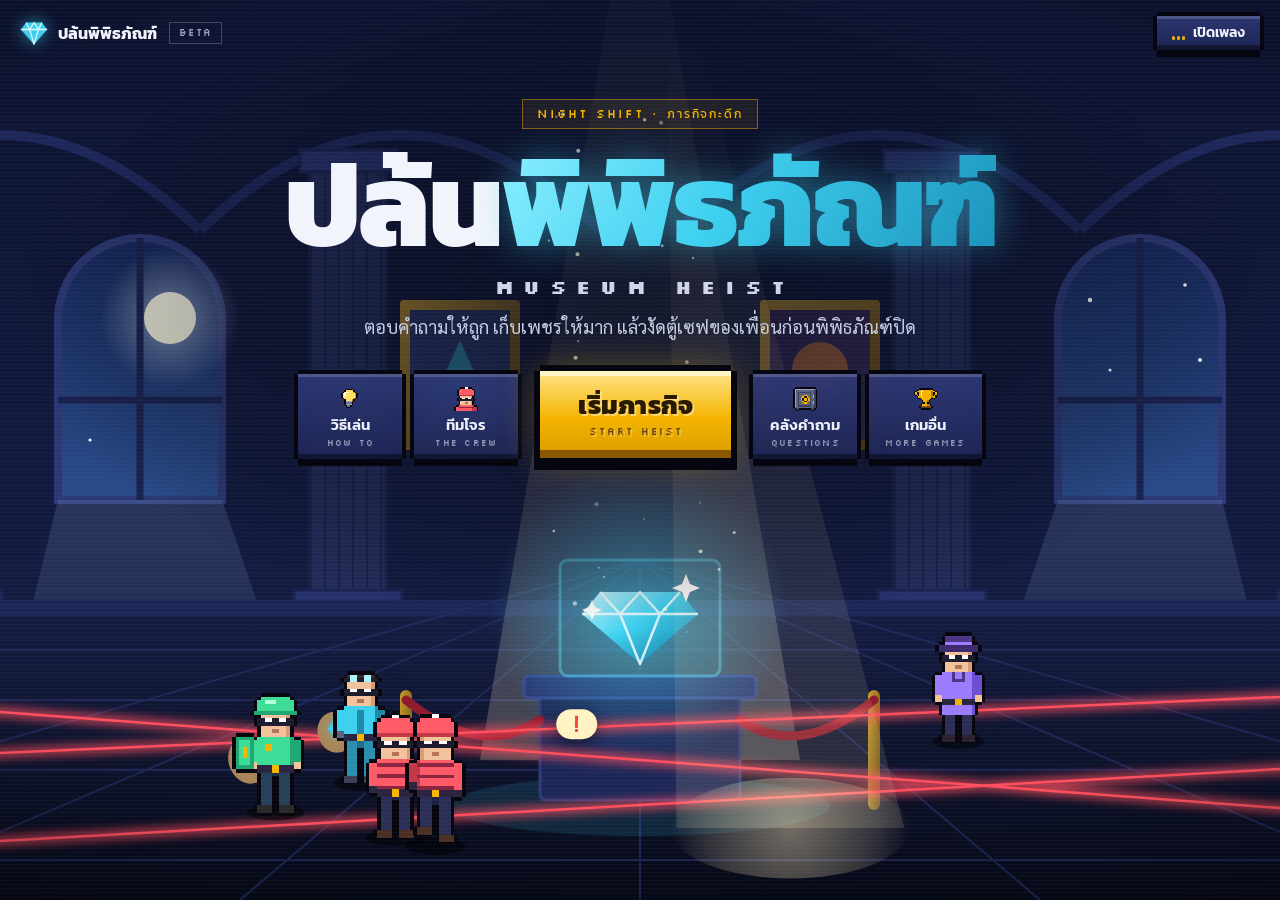
<file: index.html>
<!doctype html>
<html lang="th">
<head>
<meta charset="utf-8">
<meta name="viewport" content="width=device-width, initial-scale=1, viewport-fit=cover">
<title>ปล้นพิพิธภัณฑ์</title>
<meta name="description" content="เกมตอบคำถามทั้งห้อง ตอบถูกได้เพชร สะสมตั๋วแล้วงัดตู้เซฟเพื่อน">
<meta name="theme-color" content="#0b1022">
<link rel="preconnect" href="https://fonts.googleapis.com">
<link rel="preconnect" href="https://fonts.gstatic.com" crossorigin>
<link rel="stylesheet" href="pixel-ui.css">
<link href="https://fonts.googleapis.com/css2?family=Silkscreen:wght@400;700&family=Kanit:wght@400;500;600;700;800&family=Sarabun:wght@400;500;600&display=swap" rel="stylesheet">
<style>
  :root {
    --bg: #0b1022; --panel: rgba(14,19,40,.88); --glass: rgba(255,255,255,.06);
    --ink: #f2f4fb; --muted: #9aa3bd; --line: rgba(255,255,255,.12); --line-strong: rgba(255,255,255,.22);
    --gold: #f4b400; --gem: #3fd0f0; --alarm: #ff4f5e; --ok: #3ddc97;
    --pixel: 'Silkscreen', 'Kanit', system-ui, sans-serif;
    --display: 'Kanit', system-ui, sans-serif;
    --body: 'Sarabun', 'Kanit', system-ui, sans-serif;
  }
  * { box-sizing: border-box; }
  html, body { margin: 0; height: 100%; }
  body { background: var(--bg); color: var(--ink); font: 400 16px/1.55 var(--body); -webkit-font-smoothing: antialiased; overflow: hidden; }
  a { color: inherit; }
  button { font: inherit; color: inherit; }

  /* ฉากเต็มจอ */
  .stage { position: fixed; inset: 0; overflow: hidden; background: var(--bg); }
  .art { position: absolute; inset: 0; width: 100%; height: 100%; }
  .vignette { position: absolute; inset: 0; pointer-events: none;
    background: radial-gradient(ellipse 58% 42% at 50% 34%, rgba(8,11,26,.62), rgba(8,11,26,.2) 70%, transparent 85%),
                radial-gradient(ellipse 120% 90% at 50% 45%, transparent 55%, rgba(4,6,14,.75)); }
  .scan { position: absolute; inset: 0; pointer-events: none; background: repeating-linear-gradient(to bottom, rgba(255,255,255,.025) 0 1px, transparent 1px 4px); }
  #hero-cv { position: absolute; left: 0; top: 0; pointer-events: none; }
  @keyframes laser { 0%,100% { opacity: .6 } 50% { opacity: 1 } }
  .laser { animation: laser 2.4s ease-in-out infinite; }
  @keyframes twinkle { 0%,100% { opacity: .15 } 50% { opacity: 1 } }
  .star { animation: twinkle 3s ease-in-out infinite; }

  /* แถบบน */
  .top { position: absolute; z-index: 5; top: 0; left: 0; right: 0; display: flex; align-items: center; gap: 12px; padding: max(16px, env(safe-area-inset-top)) 20px 16px; }
  .brand { display: flex; align-items: center; gap: 10px; font: 700 1rem/1 var(--display); text-decoration: none; }
  .brand svg { width: 28px; height: 28px; filter: drop-shadow(0 0 8px rgba(63,208,240,.6)); }
  .badge { font: 400 .6rem/1 var(--pixel); letter-spacing: .14em; text-transform: uppercase; padding: 5px 9px; border-radius: 999px; border: 1px solid var(--line-strong); color: var(--muted); }
  .music { margin-left: auto; display: inline-flex; align-items: center; gap: 8px; padding: 10px 15px; border-radius: 999px; border: 1px solid var(--line-strong); background: rgba(10,14,30,.6); backdrop-filter: blur(8px); font: 600 .88rem/1 var(--display); cursor: pointer; }
  .music .eq { display: inline-flex; gap: 2px; align-items: flex-end; height: 14px; }
  .music .eq i { width: 3px; background: var(--gold); border-radius: 2px; height: 4px; }
  .music.on .eq i { animation: eq .9s ease-in-out infinite; }
  .music.on .eq i:nth-child(2) { animation-delay: -.3s; } .music.on .eq i:nth-child(3) { animation-delay: -.6s; }
  @keyframes eq { 0%,100% { height: 4px } 50% { height: 14px } }

  /* กลางจอ */
  .center { position: absolute; z-index: 4; left: 0; right: 0; top: clamp(70px, 11vh, 120px); display: flex; flex-direction: column; align-items: center; text-align: center; padding: 0 16px; }
  .kicker { font: 400 .72rem/1 var(--pixel); letter-spacing: .16em; text-transform: uppercase; color: var(--gold); border: 1px solid rgba(244,180,0,.45); background: rgba(244,180,0,.08); padding: 8px 14px; border-radius: 999px; }
  .wordmark { margin: 16px 0 0; font: 800 clamp(2.9rem, 9.6vw, 7.4rem)/1.02 var(--display); letter-spacing: -.02em; text-shadow: 0 6px 40px rgba(0,0,0,.6); }
  .wordmark .gem { background: linear-gradient(120deg, #8ff0ff, #3fd0f0 45%, #1a8fb8); -webkit-background-clip: text; background-clip: text; color: transparent; filter: drop-shadow(0 0 18px rgba(63,208,240,.45)); }
  .wordmark-px { margin: 12px 0 0; padding-left: .5em; font: 700 clamp(.85rem, 2vw, 1.2rem)/1 var(--pixel); letter-spacing: .5em; color: #cfd6ea; }
  .tagline { margin: 16px auto 0; max-width: 32em; color: #c3cbe0; font-size: clamp(.98rem, 1.9vw, 1.15rem); }

  /* แถวเมนู: ซ้าย 2 · เริ่มภารกิจ · ขวา 2 */
  .menu { display: grid; grid-template-columns: auto auto auto auto auto; align-items: center; gap: 12px; margin-top: clamp(22px, 4vh, 36px); }
  .mbtn { display: inline-flex; flex-direction: column; align-items: center; gap: 6px; min-width: 104px; padding: 12px 16px; border-radius: 18px; border: 1px solid var(--line); background: rgba(10,14,30,.55); backdrop-filter: blur(10px); cursor: pointer; text-decoration: none; transition: transform .15s, border-color .15s, background .15s; }
  .mbtn:hover { transform: translateY(-2px); border-color: var(--line-strong); background: rgba(20,26,52,.75); }
  .mbtn .ic { font-size: 1.35rem; line-height: 1; }
  .mbtn b { font: 600 .95rem/1 var(--display); }
  .mbtn small { font: 400 .55rem/1 var(--pixel); letter-spacing: .14em; text-transform: uppercase; color: var(--muted); }
  .start { position: relative; margin: 0 10px; padding: 22px 38px; border-radius: 999px; border: 0; cursor: pointer; background: linear-gradient(180deg, #ffd23f, var(--gold)); color: #1a1300; font: 800 clamp(1.25rem, 2.6vw, 1.6rem)/1 var(--display); letter-spacing: .01em; box-shadow: 0 0 0 6px rgba(244,180,0,.16), 0 14px 40px rgba(244,180,0,.35); transition: transform .15s; white-space: nowrap; }
  .start small { display: block; margin-top: 8px; font: 400 .6rem/1 var(--pixel); letter-spacing: .2em; opacity: .7; }
  .start:hover { transform: translateY(-2px) scale(1.02); }
  @keyframes ring { 0% { box-shadow: 0 0 0 0 rgba(244,180,0,.5), 0 14px 40px rgba(244,180,0,.35) } 100% { box-shadow: 0 0 0 18px rgba(244,180,0,0), 0 14px 40px rgba(244,180,0,.35) } }
  .start { animation: ring 2s ease-out infinite; }
  .mbtn:focus-visible, .start:focus-visible, .music:focus-visible, .x:focus-visible, .choice:focus-visible { outline: 3px solid var(--gem); outline-offset: 3px; }

  /* แผ่นซ้อน */
  .sheet-bg { position: fixed; inset: 0; z-index: 20; background: rgba(3,5,12,.55); backdrop-filter: blur(4px); display: none; align-items: center; justify-content: center; padding: 16px; }
  .sheet-bg.on { display: flex; }
  .sheet { position: relative; width: min(820px, 100%); max-height: min(86svh, 760px); overflow: auto; background: var(--panel); border: 1px solid var(--line-strong); border-radius: 26px; padding: 28px clamp(18px, 4vw, 34px) 30px; box-shadow: 0 30px 80px rgba(0,0,0,.6); animation: up .3s cubic-bezier(.2,.9,.3,1) both; }
  @keyframes up { from { opacity: 0; transform: translateY(24px) scale(.98) } to { opacity: 1; transform: none } }
  .sheet h2 { margin: 6px 0 4px; font: 800 clamp(1.6rem, 4vw, 2.2rem)/1.15 var(--display); }
  .sheet .lab { font: 400 .66rem/1 var(--pixel); letter-spacing: .16em; text-transform: uppercase; color: var(--gold); }
  .sheet .sub { color: var(--muted); margin: 0 0 20px; }
  .x { position: absolute; top: 14px; right: 14px; width: 40px; height: 40px; border-radius: 50%; border: 1px solid var(--line-strong); background: rgba(255,255,255,.06); cursor: pointer; font-size: 1.1rem; }
  .pane { display: none; } .pane.on { display: block; }

  .steps { display: grid; grid-template-columns: repeat(3, 1fr); gap: 12px; }
  .stepc { background: var(--glass); border: 1px solid var(--line); border-radius: 18px; padding: 16px; }
  .stepc .n { font: 700 .7rem/1 var(--pixel); letter-spacing: .12em; color: var(--gold); }
  .stepc h3 { margin: 8px 0 6px; font: 700 1.15rem/1.25 var(--display); }
  .stepc ul { margin: 0; padding-left: 1.1em; color: #c3cbe0; font-size: .93rem; }
  .stepc li { margin: 3px 0; }
  .two { display: grid; grid-template-columns: 1fr 1fr; gap: 12px; margin-top: 12px; }
  .note { background: rgba(63,208,240,.07); border: 1px solid rgba(63,208,240,.25); border-radius: 16px; padding: 14px 16px; font-size: .93rem; color: #cfe9f2; }
  .note b { color: #fff; font-family: var(--display); }

  .crew { display: grid; grid-template-columns: repeat(4, 1fr); gap: 12px; }
  .cc { position: relative; border-radius: 18px; overflow: hidden; min-height: 196px; display: flex; flex-direction: column; justify-content: flex-end; }
  #crewA .cc { min-height: 270px; } #crewA .cc .emo { top: 30px; transform: translateX(-50%); }
  .cc .cov { position: absolute; inset: 0; }
  .cc .cov::before { content: ""; position: absolute; inset: 0; background-image: radial-gradient(rgba(255,255,255,.22) 1.4px, transparent 1.5px); background-size: 16px 16px; }
  .cc .emo { position: absolute; top: 18px; left: 50%; transform: translateX(-50%) rotate(-6deg); font-size: 3rem; filter: drop-shadow(0 8px 14px rgba(0,0,0,.35)); }
  .cc .tg { position: absolute; top: 10px; left: 10px; font: 400 .55rem/1 var(--pixel); letter-spacing: .12em; background: rgba(255,255,255,.9); color: #111; padding: 6px 9px; border-radius: 99px; }
  .cc .gl { position: relative; margin: 8px; background: rgba(0,0,0,.55); backdrop-filter: blur(10px); border-radius: 14px; padding: 10px 11px; }
  .cc .t { font: 700 .68rem/1.2 var(--pixel); letter-spacing: .06em; text-transform: uppercase; opacity: .8; }
  .cc .th { font: 700 1rem/1.2 var(--display); margin-top: 3px; }
  .cc .d { font-size: .82rem; line-height: 1.35; margin-top: 3px; opacity: .9; }
  .grp { font: 400 .62rem/1 var(--pixel); letter-spacing: .16em; color: var(--muted); margin: 22px 0 10px; text-transform: uppercase; }
  .grp:first-of-type { margin-top: 4px; }

  .list { display: grid; gap: 10px; }
  .row { display: flex; align-items: center; gap: 14px; padding: 14px 16px; border-radius: 16px; background: var(--glass); border: 1px solid var(--line); text-decoration: none; transition: border-color .15s, background .15s; }
  .row:hover { border-color: var(--line-strong); background: rgba(255,255,255,.09); }
  .row .ic { font-size: 1.7rem; }
  .row b { display: block; font: 600 1.05rem/1.2 var(--display); }
  .row span { color: var(--muted); font-size: .9rem; }
  .row .go { margin-left: auto; color: var(--muted); font-size: 1.2rem; }

  .choices { display: grid; grid-template-columns: minmax(0, 1fr) minmax(0, 1fr); gap: 14px; }
  .choice { display: flex; flex-direction: column; gap: 10px; padding: 22px 20px; border-radius: 22px; border: 1px solid var(--line-strong); background: var(--glass); text-decoration: none; text-align: left; }
  .choice .ic { font-size: 2.2rem; line-height: 1; }
  .choice b { font: 700 1.35rem/1.2 var(--display); }
  .choice p { margin: 0; color: #c3cbe0; font-size: .93rem; }
  .choice.teacher { background: linear-gradient(160deg, rgba(244,180,0,.18), rgba(244,180,0,.04)); border-color: rgba(244,180,0,.5); cursor: pointer; }
  .choice.teacher:hover { border-color: var(--gold); }
  .bigbtn { display: inline-flex; align-items: center; justify-content: center; gap: 8px; padding: 15px 22px; border-radius: 999px; border: 0; cursor: pointer; font: 700 1.05rem/1 var(--display); text-decoration: none; }
  .bigbtn.gold { background: var(--gold); color: #1a1300; }
  .bigbtn.gem { background: var(--gem); color: #04212b; }
  .bigbtn.ghost { background: transparent; border: 1px solid var(--line-strong); color: var(--ink); }
  .bigbtn:disabled { opacity: .4; cursor: not-allowed; }
  .codein { display: flex; gap: 8px; }
  .codein input { flex: 1; min-width: 0; width: 100%; padding: 14px 16px; border-radius: 14px; border: 1px solid var(--line-strong); background: rgba(0,0,0,.35); color: var(--ink); font: 700 1.3rem/1 var(--pixel); letter-spacing: .2em; text-align: center; }
  .codein input::placeholder { color: rgba(255,255,255,.3); letter-spacing: .1em; font-size: 1rem; }
  .codein input:focus { outline: 2px solid var(--gem); border-color: transparent; }
  .local { margin-top: 16px; font-size: .86rem; color: var(--muted); background: rgba(255,255,255,.04); border: 1px dashed var(--line-strong); border-radius: 14px; padding: 10px 14px; }

  /* มือถือ / จอเตี้ย */
  @media (max-width: 860px) {
    .menu { grid-template-columns: 1fr 1fr; width: min(420px, 100%); gap: 10px; }
    .start { grid-column: 1 / -1; order: -1; margin: 0 0 4px; padding: 20px 0; width: 100%; }
    .mbtn { min-width: 0; flex-direction: row; justify-content: center; padding: 12px 10px; gap: 8px; }
    .mbtn small { display: none; }
    .steps, .crew { grid-template-columns: 1fr 1fr; }
    .steps .stepc:last-child { grid-column: 1 / -1; }
    .two, .choices { grid-template-columns: minmax(0, 1fr); }
    .top .label-long { display: none; }
  }
  @media (max-width: 480px) { .steps { grid-template-columns: 1fr; } .crew .cc { min-height: 178px; } .cc .emo { font-size: 2.5rem; } }
  @media (max-height: 640px) { .center { top: 62px; } .tagline { display: none; } .wordmark { font-size: clamp(2.4rem, 8vw, 5rem); } }
  @media (prefers-reduced-motion: reduce) { .start, .sheet { animation: none; } }
</style>
</head>
<body class="pxui home">

<main class="stage" id="stage">
  <svg class="art" viewBox="0 0 1600 900" preserveAspectRatio="xMidYMid slice" aria-hidden="true">
    <defs>
      <linearGradient id="wall" x1="0" y1="0" x2="0" y2="1"><stop offset="0" stop-color="#0d1330"/><stop offset="1" stop-color="#17204a"/></linearGradient>
      <linearGradient id="floor" x1="0" y1="0" x2="0" y2="1"><stop offset="0" stop-color="#151d42"/><stop offset="1" stop-color="#070a18"/></linearGradient>
      <linearGradient id="sky" x1="0" y1="0" x2="0" y2="1"><stop offset="0" stop-color="#16285a"/><stop offset="1" stop-color="#2a4c8a"/></linearGradient>
      <linearGradient id="shaft" x1="0" y1="0" x2="0" y2="1"><stop offset="0" stop-color="#9cc3ff" stop-opacity=".16"/><stop offset="1" stop-color="#9cc3ff" stop-opacity="0"/></linearGradient>
      <linearGradient id="cone" x1="0" y1="0" x2="0" y2="1"><stop offset="0" stop-color="#fff2cc" stop-opacity=".02"/><stop offset="1" stop-color="#fff2cc" stop-opacity=".22"/></linearGradient>
      <linearGradient id="gemg" x1="0" y1="0" x2="1" y2="1"><stop offset="0" stop-color="#d4fbff"/><stop offset=".45" stop-color="#3fd0f0"/><stop offset="1" stop-color="#0a6f94"/></linearGradient>
      <linearGradient id="gold" x1="0" y1="0" x2="1" y2="1"><stop offset="0" stop-color="#c99a2e"/><stop offset="1" stop-color="#5e430c"/></linearGradient>
      <radialGradient id="gemglow"><stop offset="0" stop-color="#3fd0f0" stop-opacity=".55"/><stop offset="1" stop-color="#3fd0f0" stop-opacity="0"/></radialGradient>
      <radialGradient id="moonglow"><stop offset="0" stop-color="#e8f0ff" stop-opacity=".5"/><stop offset="1" stop-color="#e8f0ff" stop-opacity="0"/></radialGradient>
      <filter id="glow" x="-50%" y="-50%" width="200%" height="200%"><feGaussianBlur stdDeviation="5"/></filter>
      <pattern id="flute" width="14" height="10" patternUnits="userSpaceOnUse"><rect width="14" height="10" fill="#222c58"/><rect x="10" width="2" height="10" fill="#18214a"/></pattern>
    </defs>
    <rect width="1600" height="900" fill="url(#wall)"/>
    <g fill="none" stroke="#1d275a" stroke-width="10">
      <path d="M-40 230 Q 160 40 360 230"/><path d="M360 230 Q 560 40 760 230"/><path d="M840 230 Q 1040 40 1240 230"/><path d="M1240 230 Q 1440 40 1640 230"/>
    </g>
    <!-- หน้าต่างโค้งรับแสงจันทร์ -->
    <g>
      <path d="M218 500 V320 A82 82 0 0 1 382 320 V500Z" fill="url(#sky)" stroke="#2c3874" stroke-width="8"/>
      <circle cx="330" cy="318" r="70" fill="url(#moonglow)"/><circle cx="330" cy="318" r="26" fill="#f2f0dc"/><circle cx="341" cy="311" r="22" fill="url(#sky)" opacity=".0"/>
      <path d="M300 238 V500 M218 400 H382" stroke="#1a2350" stroke-width="7"/>
      <path d="M1218 500 V320 A82 82 0 0 1 1382 320 V500Z" fill="url(#sky)" stroke="#2c3874" stroke-width="8"/>
      <path d="M1300 238 V500 M1218 400 H1382" stroke="#1a2350" stroke-width="7"/>
      <g fill="#fff"><circle class="star" cx="1250" cy="300" r="2.2"/><circle class="star" style="animation-delay:1s" cx="1345" cy="285" r="1.8"/><circle class="star" style="animation-delay:2s" cx="1270" cy="370" r="1.6"/><circle class="star" style="animation-delay:.5s" cx="1360" cy="360" r="2"/><circle class="star" style="animation-delay:1.6s" cx="250" cy="440" r="1.6"/></g>
      <path d="M218 500 L382 500 L520 900 L120 900Z" fill="url(#shaft)"/>
      <path d="M1218 500 L1382 500 L1480 900 L1080 900Z" fill="url(#shaft)"/>
    </g>
    <!-- ภาพในกรอบ (มืดสลัว) -->
    <g opacity=".85">
      <rect x="560" y="300" width="120" height="150" rx="4" fill="url(#gold)"/><rect x="570" y="310" width="100" height="130" fill="#2a3a6a"/><path d="M580 430 L620 340 L660 430Z" fill="#2f8fb0"/>
      <rect x="920" y="300" width="120" height="150" rx="4" fill="url(#gold)"/><rect x="930" y="310" width="100" height="130" fill="#3a2a5a"/><circle cx="980" cy="370" r="28" fill="#b06a3a"/>
    </g>
    <!-- เสา -->
    <g>
      <g id="col"><rect x="0" y="150" width="96" height="22" fill="#26306a" stroke="#1a2350" stroke-width="3"/><rect x="10" y="172" width="76" height="420" fill="url(#flute)" stroke="#1a2350" stroke-width="3"/><rect x="-6" y="590" width="108" height="16" fill="#26306a" stroke="#1a2350" stroke-width="3"/></g>
      <use href="#col" x="60"/><use href="#col" x="460"/><use href="#col" x="1044"/><use href="#col" x="1444"/>
    </g>
    <rect y="600" width="1600" height="16" fill="#1d275a"/>
    <!-- พื้นหินอ่อน -->
    <rect y="616" width="1600" height="284" fill="url(#floor)"/>
    <g stroke="#232d63" stroke-width="2" opacity=".75">
      <path d="M800 560 L-400 900M800 560 L0 900M800 560 L400 900M800 560 L800 900M800 560 L1200 900M800 560 L1600 900M800 560 L2000 900"/>
      <path d="M0 650 H1600M0 700 H1600M0 770 H1600M0 860 H1600"/>
    </g>
    <!-- สปอตไลต์บนเพชร -->
    <path d="M770 0 L830 0 L960 760 L640 760Z" fill="url(#cone)"/>
    <ellipse cx="800" cy="806" rx="190" ry="30" fill="#3fd0f0" opacity=".12"/>
    <!-- แท่นและตู้กระจก -->
    <rect x="700" y="690" width="200" height="110" rx="6" fill="#1e2858" stroke="#2f3b7a" stroke-width="3"/>
    <rect x="684" y="676" width="232" height="22" rx="5" fill="#2a3570" stroke="#3a4790" stroke-width="3"/>
    <circle cx="800" cy="612" r="150" fill="url(#gemglow)"/>
    <rect x="720" y="560" width="160" height="116" rx="8" fill="#3fd0f0" fill-opacity=".07" stroke="#5fd9f5" stroke-opacity=".45" stroke-width="3"/>
    <g transform="translate(800 618)">
      <path d="M-40 -26 H40 L58 -4 L0 46 L-58 -4Z" fill="url(#gemg)"/>
      <path d="M-58 -4 H58 M-40 -26 L-20 -4 L0 46 L20 -4 L40 -26 M-20 -4 L0 -26 L20 -4" fill="none" stroke="#fff" stroke-opacity=".8" stroke-width="2.5" stroke-linejoin="round"/>
    </g>
    <g fill="#fff"><path class="star" d="M846 574 l4 10 10 4 -10 4 -4 10 -4 -10 -10 -4 10 -4z"/><path class="star" style="animation-delay:1.2s" d="M752 600 l3 7 7 3 -7 3 -3 7 -3 -7 -7 -3 7 -3z"/></g>
    <!-- เชือกกั้น -->
    <g><rect x="560" y="690" width="12" height="120" rx="6" fill="url(#gold)"/><rect x="1028" y="690" width="12" height="120" rx="6" fill="url(#gold)"/>
      <path d="M566 700 Q 640 760 700 720M1034 700 Q 960 760 900 720" fill="none" stroke="#8e1a2e" stroke-width="9" stroke-linecap="round"/></g>
    <!-- เลเซอร์กันขโมย -->
    <g class="laser" stroke="#ff4f5e" stroke-linecap="round">
      <g filter="url(#glow)" stroke-width="10" opacity=".7"><path d="M0 760 L1600 690"/><path d="M0 700 L1600 820"/><path d="M0 850 L1600 760"/></g>
      <g stroke-width="2.5"><path d="M0 760 L1600 690"/><path d="M0 700 L1600 820"/><path d="M0 850 L1600 760"/></g>
    </g>
  </svg>
  <div class="vignette"></div>
  <canvas id="hero-cv" aria-hidden="true"></canvas>
  <div class="scan"></div>

  <header class="top">
    <span class="brand" aria-label="ปล้นพิพิธภัณฑ์">
      <svg viewBox="0 0 64 64" aria-hidden="true"><path d="M14 8h36l12 16-30 34L2 24z" fill="#3fd0f0"/><path d="M2 24h60M14 8l8 16 10 34 10-34 8-16M22 24 32 8l10 16" fill="none" stroke="#fff" stroke-opacity=".8" stroke-width="3" stroke-linejoin="round"/></svg>
      <span class="label-long">ปล้นพิพิธภัณฑ์</span>
    </span>
    <span class="badge">beta</span>
    <button class="music" id="music" type="button" aria-label="เปิดหรือปิดเพลง" aria-pressed="false"><span class="eq"><i></i><i></i><i></i></span><span id="musicLbl">เปิดเพลง</span></button>
  </header>

  <section class="center">
    <span class="kicker">Night shift · ภารกิจกะดึก</span>
    <h1 class="wordmark">ปล้น<span class="gem">พิพิธภัณฑ์</span></h1>
    <p class="wordmark-px">Museum heist</p>
    <p class="tagline">ตอบคำถามให้ถูก เก็บเพชรให้มาก แล้วงัดตู้เซฟของเพื่อนก่อนพิพิธภัณฑ์ปิด</p>

    <nav class="menu" aria-label="เมนูหลัก">
      <button class="mbtn" type="button" data-open="how"><span class="ic" data-spr="bulb"></span><b>วิธีเล่น</b><small>How to</small></button>
      <button class="mbtn" type="button" data-open="crew"><span class="ic" data-spr="hd:pick"></span><b>ทีมโจร</b><small>The crew</small></button>
      <button class="start" type="button" data-open="start">เริ่มภารกิจ<small>START HEIST</small></button>
      <button class="mbtn" type="button" data-open="bank"><span class="ic" data-spr="safe"></span><b>คลังคำถาม</b><small>Questions</small></button>
      <button class="mbtn" type="button" data-open="more"><span class="ic" data-spr="trophy"></span><b>เกมอื่น</b><small>More games</small></button>
    </nav>
  </section>
</main>

<!-- แผ่นซ้อน -->
<div class="sheet-bg" id="sheetBg">
  <div class="sheet" role="dialog" aria-modal="true" aria-labelledby="sheetTitle">
    <button class="x" type="button" id="closeBtn" aria-label="ปิด">✕</button>

    <!-- เริ่มภารกิจ -->
    <div class="pane" data-pane="start">
      <span class="lab">Start the heist</span>
      <h2 id="t-start">เริ่มภารกิจ</h2>
      <p class="sub">ครูเปิดห้องบนจอโปรเจคเตอร์ก่อน แล้วนักเรียนสแกน QR หรือพิมพ์รหัสห้อง 6 หลัก</p>
      <div class="choices">
        <a class="choice teacher" id="goHost" href="host.html">
          <span class="ic" data-spr="hd:plan" data-px="44"></span><b>ครู: เปิดห้อง</b>
          <p>เลือกชุดคำถาม ตั้งเวลา แล้วฉายจอนี้ขึ้นโปรเจคเตอร์ ระบบจะสร้างรหัสห้องกับ QR ให้</p>
          <span class="bigbtn gold" style="margin-top:4px">เปิดห้องเลย →</span>
        </a>
        <div class="choice">
          <span class="ic" data-spr="hd:crack" data-px="44"></span><b>นักเรียน: เข้าห้อง</b>
          <p>พิมพ์รหัสห้องที่อยู่บนจอครู</p>
          <form class="codein" id="joinForm" autocomplete="off">
            <input id="roomCode" inputmode="numeric" pattern="[0-9]*" maxlength="6" placeholder="รหัส 6 หลัก" aria-label="รหัสห้อง 6 หลัก">
            <button class="bigbtn gem" id="joinBtn" type="submit" disabled>เข้า</button>
          </form>
          <a href="play.html" id="goPlay" style="font-size:.88rem;color:var(--muted)">ไม่มีรหัส? เปิดหน้าเข้าห้อง</a>
        </div>
      </div>
      <p class="local" id="localNote" hidden><span data-spr="bulb" data-px="18"></span> เปิดจากเครื่องนี้ (localhost) จึงเข้า <b>โหมดทดลองในเครื่อง</b> อัตโนมัติ: เปิดจอครูหนึ่งแท็บ แล้วเปิดหน้านักเรียนอีกหลายแท็บในเบราว์เซอร์เดียวกัน</p>
    </div>

    <!-- วิธีเล่น -->
    <div class="pane" data-pane="how">
      <span class="lab">How to play</span>
      <h2>วิธีเล่น</h2>
      <p class="sub">ทั้งห้องเล่นพร้อมกัน แต่ละคนตอบคำถามบนมือถือตามจังหวะของตัวเอง เวลาหมด ใครถือเพชรมากที่สุดคือจอมโจรอันดับหนึ่ง</p>
      <div class="steps">
        <div class="stepc"><span class="n">01 · ANSWER</span><h3><span data-spr="gem" data-px="26"></span> ตอบถูก เก็บเพชร</h3><ul><li>ถูก 1 ข้อ ได้ 10 เพชร</li><li>ตอบเร็วได้เพิ่มสูงสุด +5</li><li>ถูกติดกันตั้งแต่ 3 ข้อ +5</li><li>ตอบผิดไม่เสียเพชร</li></ul></div>
        <div class="stepc"><span class="n">02 · HEIST</span><h3><span data-spr="bag" data-px="26"></span> ครบ 3 ข้อ ปล้นเอง</h3><ul><li>ถูกสะสมครบทุก 3 ข้อ หน้าปล้นเด้งขึ้นมาเอง</li><li>เลือกตู้ใน 6 วินาที ไม่เลือกระบบสุ่มให้</li><li>แตะตอนเข็มอยู่ในโซนเขียว 2 ครั้งใน 5 วินาที</li><li>ได้ 2/2 ขโมย 25% · 1/2 ขโมย 12%</li></ul></div>
        <div class="stepc"><span class="n">03 · SKILL</span><h3><span data-spr="star" data-px="26"></span> ครบ 9 ข้อ ใช้สกิล</h3><ul><li>ถูกสะสมครบทุก 9 ข้อ สกิลอาชีพทำงานเอง</li><li>จอครูขึ้นภาพตัดฉากให้ทั้งห้องเห็น</li><li>เพิ่งโดนปล้น ได้โล่ 25 วินาที</li></ul></div>
      </div>
      <div class="two">
        <div class="note"><b><span data-spr="museum" data-px="20"></span> จอครู</b> ฉายข่าวด่วนการปล้น อันดับ 10 คนแรก และโพเดียมตอนจบ</div>
        <div class="note"><b><span data-spr="hd:crack" data-px="20"></span> มือถือนักเรียน</b> แค่ตอบคำถาม การปล้นกับสกิลเด้งขึ้นมาเอง และเห็นอันดับ 1–3 กับอันดับตัวเอง</div>
      </div>
    </div>

    <!-- ทีมโจร -->
    <div class="pane" data-pane="crew">
      <span class="lab">The crew</span>
      <h2>ทีมโจร</h2>
      <p class="sub">นักเรียนเลือกอาชีพตอนเข้าห้อง แต่ละอาชีพมีพลังติดตัวหนึ่งอย่าง และสกิลที่ทำงานเองทุก 9 ข้อ ส่วนรางวัลพิเศษแจกบนโพเดียมตอนจบเกม และคนที่ไม่ได้รางวัลจะได้เหรียญ</p>
      <div class="grp">อาชีพ · เลือกได้ 1</div>
      <div class="crew" id="crewA"></div>
      <div class="grp">รางวัลพิเศษ · ตอนจบเกม</div>
      <div class="crew" id="crewB"></div>
    </div>

    <!-- คลังคำถาม -->
    <div class="pane" data-pane="bank">
      <span class="lab">Question bank</span>
      <h2>คลังคำถาม</h2>
      <p class="sub">เตรียมชุดคำถามไว้ก่อนเปิดห้อง แล้วเลือกชุดที่ต้องการตอนตั้งค่าบนจอครู คำถามเก็บไว้ในเบราว์เซอร์ของเครื่องที่ใช้สร้าง</p>
      <div class="list">
        <a class="row" href="bank.html"><span class="ic" data-spr="safe" data-px="30"></span><div><b>เปิดคลังคำถาม</b><span>สร้างชุด เพิ่มหรือแก้ข้อ ข้อละ 4 ตัวเลือก</span></div><span class="go">→</span></a>
        <div class="row"><span class="ic" data-spr="star" data-px="30"></span><div><b>ลำดับไม่ซ้ำกัน</b><span>นักเรียนแต่ละคนได้คำถามและตัวเลือกสลับลำดับ ลอกกันยาก</span></div></div>
        <div class="row"><span class="ic" data-spr="gem" data-px="30"></span><div><b>ใช้ร่วมกับเกมสงครามสี</b><span>เมื่อเปิดจากเว็บเดียวกัน ชุดคำถามที่ทำไว้ใช้ได้ทั้งสองเกม</span></div></div>
      </div>
    </div>

    <!-- เกมอื่น -->
    <div class="pane" data-pane="more">
      <span class="lab">More games</span>
      <h2>เกมอื่นของห้องเรียน</h2>
      <p class="sub">เกมที่เปิดให้เล่นแล้ว</p>
      <div class="list">
        <a class="row" href="https://sirawatjan-svg.github.io/dhamma-boss-game/"><span class="ic" data-spr="shield" data-px="30"></span><div><b>นักธรรมปราบกิเลส</b><span>ตอบคำถามธรรมะ โจมตีบอสกิเลส</span></div><span class="go">↗</span></a>
        <a class="row" href="https://sirawatjan-svg.github.io/dhamma-fishing-game/"><span class="ic" data-spr="key" data-px="30"></span><div><b>นักธรรมตกปลา</b><span>ตอบถูกแล้วตกปลา</span></div><span class="go">↗</span></a>
        <a class="row" href="https://sirawatjan-svg.github.io/ayutthaya-night-game/"><span class="ic" data-spr="bulb" data-px="30"></span><div><b>ค่ำคืนว้าวุ่นในเมืองอยุธยา</b><span>เกมบทบาทลับทั้งห้อง</span></div><span class="go">↗</span></a>
        <a class="row" href="https://sirawatjan-svg.github.io/quizjoy/"><span class="ic" data-spr="hand" data-px="30"></span><div><b>Quizjoy</b><span>ตอบคำถามด้วยท่าทางหน้ากล้อง</span></div><span class="go">↗</span></a>
      </div>
    </div>
  </div>
</div>

<script src="js/sfx.js"></script>
<script src="js/sprites.js"></script>
<script src="js/hero-anim.js"></script>
<script>
/* เพลงย่องเบา: เริ่มเมื่อแตะ/คลิกครั้งแรก (เบราว์เซอร์ห้ามเล่นเสียงเอง) */
(function () {
  if (typeof SFX === 'undefined') return;
  var b = document.getElementById('music'), lbl = document.getElementById('musicLbl');
  function sync(on) { b.classList.toggle('on', on); b.setAttribute('aria-pressed', on ? 'true' : 'false'); lbl.textContent = on ? 'เพลง: เปิด' : 'เพลง: ปิด'; }
  var startedAt = 0;
  SFX.ambient('heist', 100, function () { startedAt = performance.now(); sync(true); });
  b.addEventListener('click', function () {
    SFX.ensure();
    if (performance.now() - startedAt < 800) return;
    if (!SFX.debug().musicOn && !SFX.isMuted()) { SFX.startMusic(100, 'heist'); sync(true); return; }
    SFX.setMuted(!SFX.isMuted()); sync(!SFX.isMuted());
  });
})();

/* เมนู + แผ่นซ้อน */
(function () {
  var bg = document.getElementById('sheetBg'), panes = [].slice.call(document.querySelectorAll('.pane')), lastBtn = null;
  var dlg = bg.querySelector('.sheet');
  function open(k, btn) {
    lastBtn = btn || null;
    panes.forEach(function (p) { p.classList.toggle('on', p.dataset.pane === k); });
    var h = bg.querySelector('.pane.on h2'); if (h) { [].forEach.call(document.querySelectorAll('.pane h2'), function (x) { x.removeAttribute('id'); }); h.id = 'sheetTitle'; }
    bg.classList.add('on');
    dlg.style.animation = 'none'; dlg.offsetHeight; dlg.style.animation = '';
    dlg.scrollTop = 0;
    if (typeof SFX !== 'undefined' && !SFX.isMuted()) SFX.play('pop');
    setTimeout(function () { (k === 'start' ? document.getElementById('roomCode') : document.getElementById('closeBtn')).focus(); }, 60);
  }
  function close() { bg.classList.remove('on'); if (lastBtn) lastBtn.focus(); }
  [].forEach.call(document.querySelectorAll('[data-open]'), function (b) { b.addEventListener('click', function () { open(b.dataset.open, b); }); });
  document.getElementById('closeBtn').addEventListener('click', close);
  bg.addEventListener('click', function (e) { if (e.target === bg) close(); });
  addEventListener('keydown', function (e) { if (e.key === 'Escape' && bg.classList.contains('on')) close(); });

  /* ทดสอบในเครื่อง: localhost → โหมดทดลองอัตโนมัติ */
  var isLocalHost = /^(localhost|127\.0\.0\.1|\[::1\])$/.test(location.hostname);
  var q = isLocalHost ? 'local=1' : '';
  if (isLocalHost) {
    document.getElementById('localNote').hidden = false;
    document.getElementById('goHost').href = 'host.html?' + q;
    document.getElementById('goPlay').href = 'play.html?' + q;
  }
  var code = document.getElementById('roomCode'), joinBtn = document.getElementById('joinBtn');
  code.addEventListener('input', function () { code.value = code.value.replace(/\D/g, '').slice(0, 6); joinBtn.disabled = code.value.length !== 6; });
  document.getElementById('joinForm').addEventListener('submit', function (e) {
    e.preventDefault(); if (code.value.length !== 6) return;
    location.href = 'play.html?room=' + code.value + (q ? '&' + q : '');
  });

  /* การ์ดทีมโจร */
  var CREW = [
    ['🧤', 'Pickpocket', 'นักล้วงกระเป๋า', 'ขโมยได้มากขึ้น 5% · สกิล 👐 ล้วงหมู่: ล้วง 8% จากผู้นำ 3 คน', 'linear-gradient(135deg,#ff9a6b,#e8505b)'],
    ['🔐', 'Safecracker', 'นักเจาะตู้เซฟ', 'โซนเขียวกว้างเกือบเท่าตัว · สกิล 🗝️ กุญแจผี: ปล้นครั้งหน้าสำเร็จแน่ 35%', 'linear-gradient(135deg,#55d0ec,#1667b8)'],
    ['🕵️', 'Mastermind', 'จอมวางแผน', 'งัดพลาดก็ยังได้ 8% · สกิล 📂 ข้อมูลวงใน: 3 ข้อถัดไปเพชร ×2', 'linear-gradient(135deg,#a98bf2,#5b3fc4)'],
    ['🛡️', 'Guardian', 'ผู้พิทักษ์', 'โดนขโมยครึ่งเดียว · สกิล 🏦 ตู้นิรภัย: 45 วิ ปล้นไม่ได้ ใครมาปล้นเสียเพชรแทน', 'linear-gradient(135deg,#5fd39b,#1f8a5f)']
  ];
  var AWARDS = [
    ['🦹', 'Grand thief', 'จอมโจรผู้ยิ่งใหญ่', 'ขโมยเพชรรวมได้มากที่สุด', 'linear-gradient(135deg,#ffd45c,#e08a00)'],
    ['🏦', 'Vault keeper', 'ผู้พิทักษ์ตู้เซฟ', 'ตู้นิรภัยกันโจรได้บ่อยที่สุด', 'linear-gradient(135deg,#7fe0d4,#13867a)'],
    ['🧠', 'Sharp mind', 'นักคิดแม่นที่สุด', 'ตอบถูกมากที่สุด', 'linear-gradient(135deg,#ff9fc8,#d14a8b)'],
    ['🎈', 'Lucky target', 'ผู้ถูกปล้นมากที่สุด', 'รางวัลปลอบใจของคนที่ใคร ๆ ก็หมายตา', 'linear-gradient(135deg,#8fc8ff,#3a74d6)']
  ];
  var CLS = { '🧤': 'pick', '🔐': 'crack', '🕵️': 'plan', '🛡️': 'guard' };
  function icon(e) { return CLS[e] ? Spr.anim(CLS[e], 'idle', 60) : Spr.img(Spr.ic(e), 64); }
  document.querySelectorAll('[data-spr]').forEach(function (el) { el.innerHTML = Spr.img(el.dataset.spr, +(el.dataset.px || 30)); });
  function card(c, tag) {
    return '<article class="cc"><div class="cov" style="background:' + c[4] + '"></div><span class="tg">' + tag + '</span><span class="emo">' + icon(c[0]) + '</span>' +
      '<div class="gl"><div class="t">' + c[1] + '</div><div class="th">' + c[2] + '</div><div class="d">' + c[3].replace(/👐|🗝️|📂|🏦/g, function (m) { return Spr.img(Spr.ic(m), 16); }) + '</div></div></article>';
  }
  document.getElementById('crewA').innerHTML = CREW.map(function (c) { return card(c, 'อาชีพ'); }).join('');
  document.getElementById('crewB').innerHTML = AWARDS.map(function (c) { return card(c, 'รางวัล'); }).join('');
})();
</script>
</body>
</html>
</file>
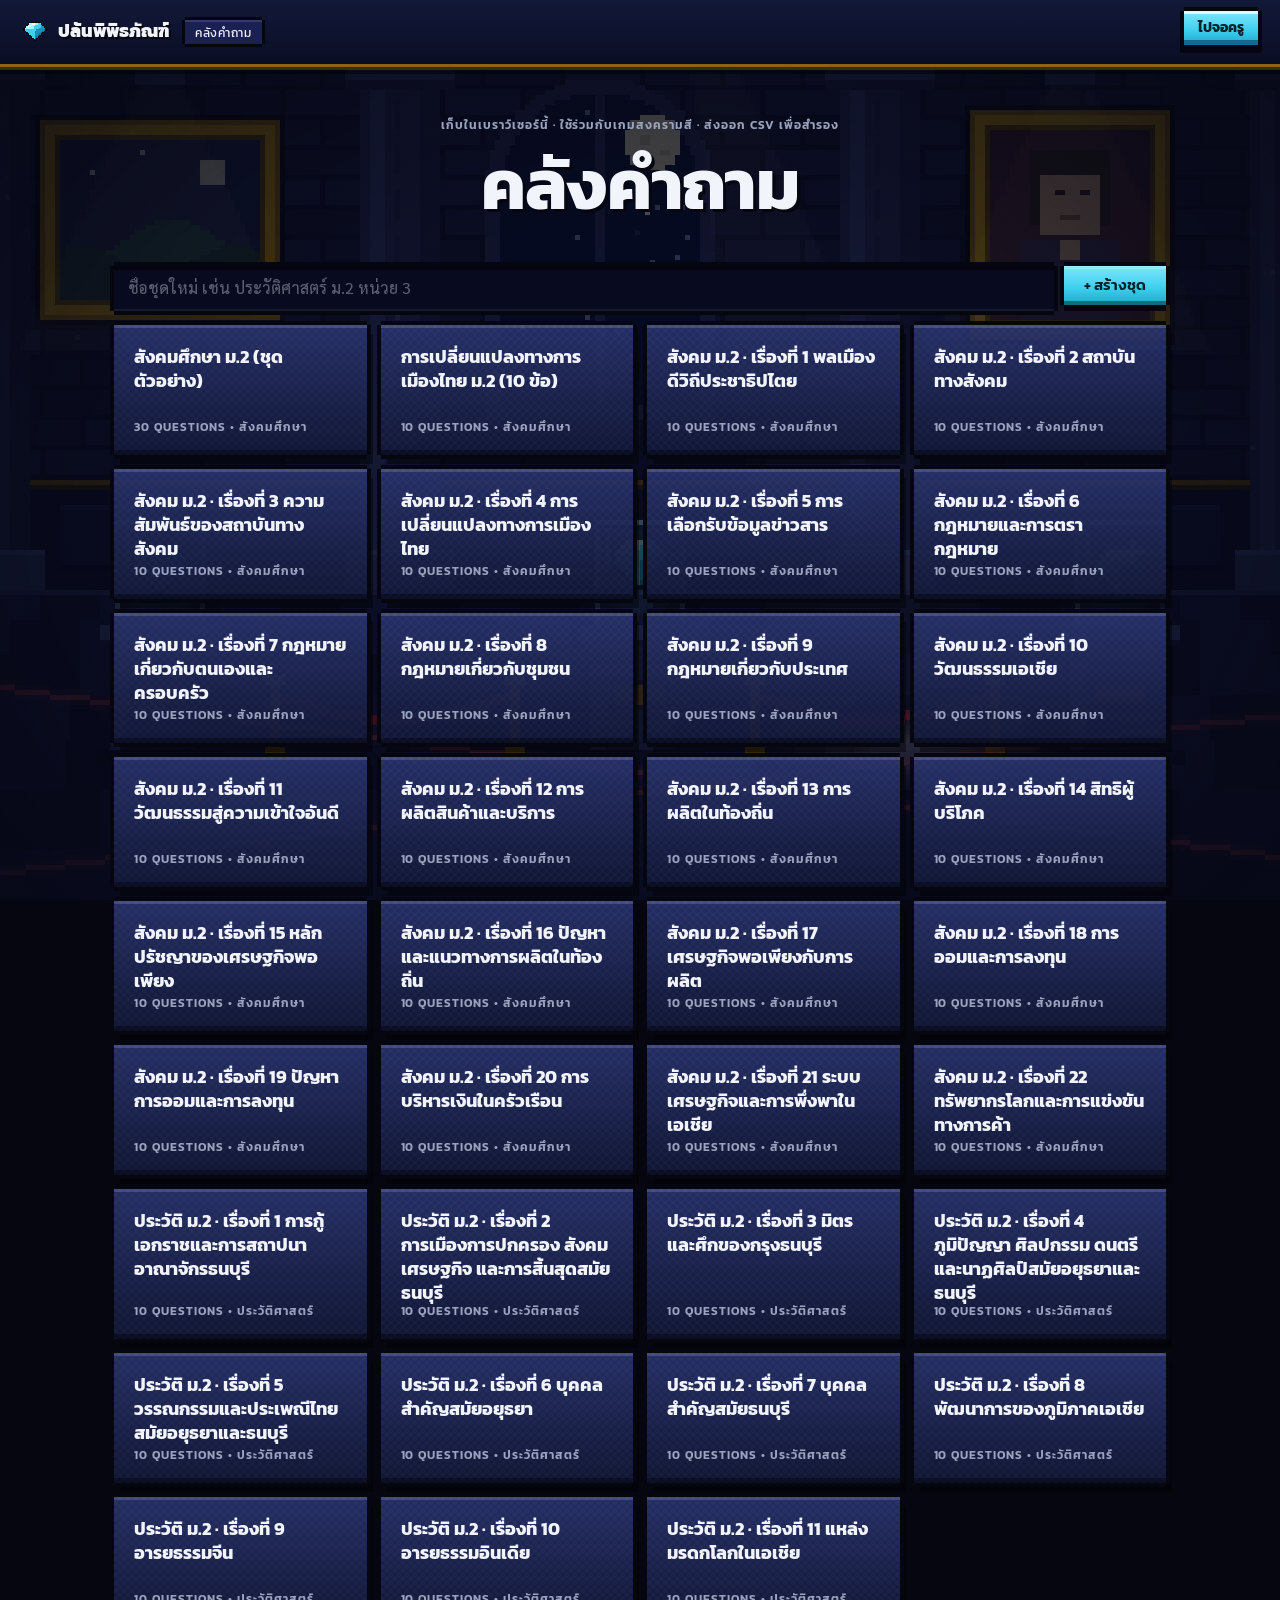
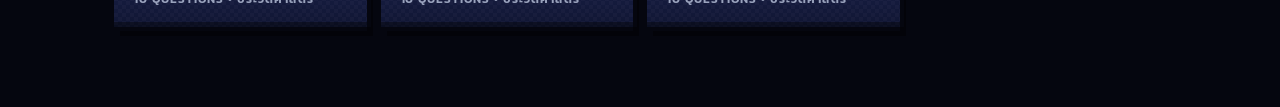
<file: bank.html>
<!doctype html>
<html lang="th">
<head>
<meta charset="utf-8">
<meta name="viewport" content="width=device-width, initial-scale=1">
<title>ปล้นพิพิธภัณฑ์ — คลังคำถาม</title>
<link rel="stylesheet" href="style.css">
<link rel="stylesheet" href="pixel-ui.css">
<style>
  .top { height: 64px; display: flex; align-items: center; gap: 16px; padding: 0 22px; border-bottom: 1px solid var(--line); position: sticky; top: 0; z-index: 5; background: rgba(11,16,34,.78); backdrop-filter: blur(8px); }
  .top .logo { display: flex; align-items: center; gap: 10px; text-decoration: none; font: 800 1.1rem/1 var(--display); }
  .mark { width: 26px; height: 26px; border-radius: 7px; display: grid; grid-template-columns: 1fr 1fr; overflow: hidden; } .mark i { display: block; }
  .page { max-width: 1100px; margin: 0 auto; padding: 48px 24px 80px; }
  .page-head { text-align: center; margin-bottom: 40px; }
  .page-head h1 { font-size: clamp(2.6rem, 6vw, 4.4rem); margin-top: 12px; }
  /* ปุ่มทั่วไปในหน้านี้ = แคปซูลมืด, .primary = แคปซูลขาว */
  button { font: 600 .92rem/1 var(--display); padding: 12px 20px; border-radius: 999px; background: var(--surface); color: var(--ink); border: 1px solid var(--line-strong); cursor: pointer; transition: border-color .15s; white-space: nowrap; }
  button:hover { border-color: var(--ink); }
  button.primary { background: var(--ink); color: var(--bg); border-color: var(--ink); }
  button.danger { color: var(--bad); border-color: rgba(232,80,91,.4); }
  .sets-grid { display: grid; grid-template-columns: repeat(auto-fill, minmax(250px, 1fr)); gap: 14px; }
  .set-card { background: var(--surface); border: 1px solid var(--line); border-radius: 22px; padding: 20px; cursor: pointer; transition: border-color .15s, transform .2s; min-height: 130px; display: flex; flex-direction: column; justify-content: space-between; }
  .set-card:hover { border-color: var(--accent); transform: translateY(-3px); }
  .set-card b { font: 700 1.15rem/1.3 var(--display); }
  .two { display: grid; grid-template-columns: 380px 1fr; gap: 20px; }
  @media (max-width: 800px) { .two { grid-template-columns: 1fr; } }
  .panel { background: var(--surface); border: 1px solid var(--line); border-radius: 22px; padding: 20px; display: grid; gap: 10px; }
  .qitem { background: var(--surface); border: 1px solid var(--line); border-radius: 18px; padding: 16px; margin-bottom: 10px; }
  .qitem > b { font-family: var(--display); font-weight: 600; }
  .qitem .opt { font-size: .9rem; color: var(--muted); } .qitem .opt.ok { color: var(--accent); font-weight: 700; }
  .qitem .acts { display: flex; gap: 6px; margin-top: 10px; } .qitem .acts button { padding: 8px 14px; font-size: .82rem; }
  code { background: var(--bg2); padding: 2px 6px; border-radius: 6px; border: 1px solid var(--line); }
  .err { color: var(--bad); font-size: .85rem; }
</style>
</head>
<body class="pxui bank">
<div class="top"><a class="logo" href="index.html"><span data-spr="gem" data-px="26"></span> ปล้นพิพิธภัณฑ์</a><span class="tag">คลังคำถาม</span><span class="grow"></span><a class="btn btn-primary btn-sm" href="host.html">ไปจอครู</a></div>

<div class="page">
  <div class="page-head"><span class="label">เก็บในเบราว์เซอร์นี้ · ใช้ร่วมกับเกมสงครามสี · ส่งออก CSV เพื่อสำรอง</span><h1 class="display">คลังคำถาม</h1></div>
  <!-- รายการชุด -->
  <div id="v-sets">
    <div class="row" style="margin-bottom:14px"><input id="new-set-name" placeholder="ชื่อชุดใหม่ เช่น ประวัติศาสตร์ ม.2 หน่วย 3" class="grow"><button class="primary" id="btn-new-set">+ สร้างชุด</button></div>
    <div class="sets-grid" id="sets-grid"></div>
  </div>

  <!-- รายละเอียดชุด -->
  <div id="v-set" style="display:none">
    <div class="row" style="margin-bottom:14px;flex-wrap:wrap">
      <a href="#" id="back" style="color:var(--muted);font-size:1.4rem">←</a>
      <h2 id="set-title" style="margin:0"></h2>
      <input id="rename" style="display:none;max-width:320px">
      <button id="btn-rename">เปลี่ยนชื่อ</button>
      <span class="grow"></span>
      <button id="btn-export-csv">⬇ ส่งออก CSV</button>
      <button id="btn-export-bulk">⬇ ส่งออกแบบ |</button>
      <button id="btn-dup">สำเนา</button>
      <button id="btn-del-set" class="danger">ลบทั้งชุด</button>
    </div>
    <div class="two">
      <div style="display:grid;gap:14px;align-content:start">
        <div class="panel">
          <h3 id="form-h" style="margin:0">เพิ่มคำถามใหม่</h3>
          <textarea id="q-text" rows="2" placeholder="คำถาม"></textarea>
          <input id="q-a" placeholder="ตัวเลือก A"><input id="q-b" placeholder="ตัวเลือก B"><input id="q-c" placeholder="ตัวเลือก C"><input id="q-d" placeholder="ตัวเลือก D">
          <select id="q-correct"><option value="0">เฉลย: A</option><option value="1">เฉลย: B</option><option value="2">เฉลย: C</option><option value="3">เฉลย: D</option></select>
          <textarea id="q-explain" rows="2" placeholder="คำอธิบายเฉลย (โชว์บนมือถือเมื่อตอบผิด)"></textarea>
          <button class="primary" id="btn-save">บันทึกลงคลัง</button>
          <button id="btn-cancel" style="display:none">ยกเลิกการแก้ไข</button>
          <p class="muted" id="save-status" style="margin:0"></p>
        </div>
        <div class="panel">
          <button id="bulk-toggle" style="width:100%"><span data-spr="folder" data-px="20"></span> นำเข้าหลายข้อพร้อมกัน (วางข้อความ)</button>
          <div id="bulk-body" style="display:none">
            <p class="muted" style="font-size:.85rem;line-height:1.5;margin:4px 0">1 บรรทัดต่อ 1 คำถาม คั่นด้วย <code>|</code> (รูปแบบเดียวกับ quizjoy):<br><code>วิชา|คำถาม|A|B|C|D|เฉลย(A-D)|คำอธิบาย</code><br>ช่อง "วิชา" จะถูกข้าม ใส่อะไรก็ได้ • บรรทัดที่ขึ้นต้นด้วย # ถูกข้าม</p>
            <textarea id="bulk-text" rows="7" style="font-family:monospace;font-size:.8rem" placeholder="สังคม ม.2|กรุงศรีอยุธยาก่อตั้ง พ.ศ. ใด|1893|1350|1767|2100|B|"></textarea>
            <button id="btn-bulk" style="width:100%;margin-top:6px">นำเข้าทั้งหมด</button>
            <div id="bulk-result" style="font-size:.85rem"></div>
          </div>
        </div>
        <div class="panel">
          <label style="font-weight:800"><span data-spr="folder" data-px="20"></span> นำเข้าไฟล์ CSV <span class="muted" style="font-weight:400">(คอลัมน์: คำถาม,A,B,C,D,เฉลย,คำอธิบาย)</span></label>
          <input type="file" id="csv-file" accept=".csv,text/csv">
          <div id="csv-result" style="font-size:.85rem"></div>
        </div>
      </div>
      <div>
        <div class="row" style="margin-bottom:10px"><h3 style="margin:0">คำถามในชุดนี้ (<span id="q-count">0</span>)</h3><span class="grow"></span><input id="search" placeholder="ค้นหา" style="max-width:220px"></div>
        <div id="q-list"></div>
      </div>
    </div>
  </div>
</div>

<script src="js/sprites.js"></script>
<script src="js/scene.js"></script>
<script>Scene.mount({ dim: .72 });</script>
<script src="js/exam-sets.js"></script>
<script src="js/bank.js"></script>
<script>
(() => {
  const $ = (id) => document.getElementById(id);
  const esc = (s) => String(s == null ? '' : s).replace(/[&<>"']/g, c => ({ '&': '&amp;', '<': '&lt;', '>': '&gt;', '"': '&quot;', "'": '&#39;' }[c]));
  let cur = null, editId = null;

  function renderSets() {
    const d = Bank.load();
    $('sets-grid').innerHTML = d.sets.map(s => `<div class="set-card" data-id="${s.id}"><b>${esc(s.name)}</b><div class="label">${s.questions.length} QUESTIONS${s.subject ? ' • ' + esc(s.subject) : ''}</div></div>`).join('');
    $('sets-grid').querySelectorAll('.set-card').forEach(el => el.onclick = () => openSet(el.dataset.id));
  }
  function openSet(id) {
    cur = Bank.getSet(id); if (!cur) return;
    $('v-sets').style.display = 'none'; $('v-set').style.display = '';
    $('set-title').textContent = cur.name; cancelEdit(); renderList();
  }
  function renderList() {
    cur = Bank.getSet(cur.id);
    const f = $('search').value.trim().toLowerCase();
    const qs = cur.questions.filter(q => !f || q.text.toLowerCase().includes(f));
    $('q-count').textContent = cur.questions.length;
    $('q-list').innerHTML = qs.map((q, i) => `<div class="qitem"><b>${i + 1}. ${esc(q.text)}</b>${['a', 'b', 'c', 'd'].map((k, j) => `<div class="opt ${j === q.correct ? 'ok' : ''}">${'ABCD'[j]}. ${esc(q[k])}${j === q.correct ? ' ✓' : ''}</div>`).join('')}${q.explain ? `<div class="muted" style="font-size:.85rem">${Spr.img('bulb', 16)} ${esc(q.explain)}</div>` : ''}<div class="acts"><button data-e="${q.id}">แก้ไข</button><button data-d="${q.id}" class="danger">ลบ</button></div></div>`).join('') || '<p class="muted">ยังไม่มีคำถาม</p>';
    $('q-list').querySelectorAll('[data-e]').forEach(b => b.onclick = () => startEdit(b.dataset.e));
    $('q-list').querySelectorAll('[data-d]').forEach(b => b.onclick = () => { if (confirm('ลบคำถามนี้?')) { Bank.deleteQuestion(cur.id, b.dataset.d); renderList(); } });
  }
  function startEdit(qid) {
    const q = cur.questions.find(x => x.id === qid); if (!q) return; editId = qid;
    $('form-h').textContent = 'แก้ไขคำถาม'; $('q-text').value = q.text; $('q-a').value = q.a; $('q-b').value = q.b; $('q-c').value = q.c; $('q-d').value = q.d; $('q-correct').value = q.correct; $('q-explain').value = q.explain || '';
    $('btn-cancel').style.display = ''; $('q-text').focus();
  }
  function cancelEdit() { editId = null; $('form-h').textContent = 'เพิ่มคำถามใหม่'; ['q-text', 'q-a', 'q-b', 'q-c', 'q-d', 'q-explain'].forEach(id => $(id).value = ''); $('q-correct').value = '0'; $('btn-cancel').style.display = 'none'; }
  $('btn-save').onclick = () => {
    const q = { text: $('q-text').value.trim(), a: $('q-a').value.trim(), b: $('q-b').value.trim(), c: $('q-c').value.trim(), d: $('q-d').value.trim(), correct: +$('q-correct').value, explain: $('q-explain').value.trim() };
    if (!q.text || !q.a || !q.b || !q.c || !q.d) { $('save-status').textContent = 'กรอกคำถามและตัวเลือกให้ครบ 4 ข้อ'; return; }
    if (editId) { Bank.updateQuestion(cur.id, editId, q); $('save-status').textContent = 'แก้ไขแล้ว ✓'; } else { Bank.addQuestions(cur.id, [q]); $('save-status').textContent = 'บันทึกแล้ว ✓'; }
    cancelEdit(); renderList();
  };
  $('btn-cancel').onclick = cancelEdit;
  $('search').oninput = renderList;
  $('back').onclick = (e) => { e.preventDefault(); $('v-set').style.display = 'none'; $('v-sets').style.display = ''; renderSets(); };
  $('btn-new-set').onclick = () => { const n = $('new-set-name').value.trim(); if (!n) return; const s = Bank.addSet(n); $('new-set-name').value = ''; openSet(s.id); };
  $('btn-rename').onclick = () => { const inp = $('rename'); if (inp.style.display === 'none') { inp.style.display = ''; inp.value = cur.name; inp.focus(); $('btn-rename').textContent = 'บันทึกชื่อ'; } else { Bank.renameSet(cur.id, inp.value || cur.name); cur = Bank.getSet(cur.id); $('set-title').textContent = cur.name; inp.style.display = 'none'; $('btn-rename').textContent = 'เปลี่ยนชื่อ'; } };
  $('btn-del-set').onclick = () => { if (confirm(`ลบชุด "${cur.name}" ทั้งหมด ${cur.questions.length} ข้อ? กู้คืนไม่ได้`)) { Bank.deleteSet(cur.id); $('back').click(); } };
  $('btn-dup').onclick = () => { const c = Bank.duplicateSet(cur.id); if (c) openSet(c.id); };
  function download(name, text, type) { const a = document.createElement('a'); a.href = URL.createObjectURL(new Blob([text], { type })); a.download = name; a.click(); setTimeout(() => URL.revokeObjectURL(a.href), 2000); }
  $('btn-export-csv').onclick = () => download(cur.name + '.csv', Bank.toCSV(cur), 'text/csv;charset=utf-8');
  $('btn-export-bulk').onclick = () => download(cur.name + '.txt', Bank.toBulk(cur), 'text/plain;charset=utf-8');
  $('bulk-toggle').onclick = () => { const b = $('bulk-body'); b.style.display = b.style.display === 'none' ? '' : 'none'; };
  function showImport(el, res, added) {
    let h = added ? `<p style="color:var(--ok);margin:4px 0">${Spr.img('check', 16)} นำเข้าสำเร็จ ${added} ข้อ</p>` : '';
    if (res.errors.length) h += `<p class="err" style="margin:4px 0">${Spr.img('siren', 16)} ข้าม ${res.errors.length} บรรทัดที่รูปแบบผิด:</p>` + res.errors.slice(0, 8).map(e => `<div class="err">บรรทัด ${e.line}: ${esc(e.message)}</div>`).join('');
    if (!added && !res.errors.length) h = '<p class="muted">ไม่พบข้อมูล</p>';
    el.innerHTML = h;
  }
  $('btn-bulk').onclick = () => { const res = Bank.parseBulk($('bulk-text').value); const n = res.valid.length ? Bank.addQuestions(cur.id, res.valid) : 0; showImport($('bulk-result'), res, n); if (n) $('bulk-text').value = ''; renderList(); };
  $('csv-file').onchange = (e) => { const f = e.target.files[0]; if (!f) return; const r = new FileReader(); r.onload = () => { const res = Bank.parseCSV(r.result); const n = res.valid.length ? Bank.addQuestions(cur.id, res.valid) : 0; showImport($('csv-result'), res, n); renderList(); e.target.value = ''; }; r.readAsText(f, 'utf-8'); };
  renderSets();
})();
</script>
</body>
</html>
</file>
<file: pixel-ui.css>
/* pixel-ui.css — กรอบ ปุ่ม ป้าย แบบเกมพิกเซลมีมิติ (ใช้เมื่อ <body class="pxui">)
   หลักการ: ขอบหยัก 4px ด้วย box-shadow (มุมเว้าแบบพิกเซล) + ขอบบนสว่าง/ล่างมืด + เงาตกแข็ง */
@import url('https://fonts.googleapis.com/css2?family=Silkscreen:wght@400;700&display=swap');

:root {
  --pixel: 'Silkscreen', 'Kanit', system-ui, sans-serif;
  --o: #05060f;                                  /* เส้นขอบดำ */
  --edge: 0 -4px 0 0 var(--o), 0 4px 0 0 var(--o), -4px 0 0 0 var(--o), 4px 0 0 0 var(--o);
  --drop: 8px 12px 0 0 rgba(0,0,0,.42);
}

/* ---------- ฉากหลัง (js/scene.js) ---------- */
.scene-cv { position: fixed; inset: 0; width: 100vw; height: 100vh; object-fit: cover; image-rendering: pixelated; image-rendering: crisp-edges; z-index: -2; }
.scene-vig { position: fixed; inset: 0; z-index: -1; pointer-events: none;
  background: radial-gradient(ellipse at 50% 55%, rgba(5,7,18,0) 35%, rgba(5,7,18,.78) 100%), rgba(6,8,22,var(--dim, .35)); }
html:has(body.pxui) { background: #05060f; }
body.pxui { background: transparent !important; }

/* ---------- แผงกรอบพิกเซล ---------- */
.pxui .pp {
  position: relative; border-radius: 0; border: 0;
  background:
    repeating-conic-gradient(rgba(255,255,255,.022) 0 25%, transparent 0 50%) 0 0 / 8px 8px,
    linear-gradient(180deg, rgba(35,44,98,.9) 0%, rgba(24,32,74,.86) 40%, rgba(18,24,56,.88) 100%);
  box-shadow: var(--edge),
    inset 0 4px 0 0 rgba(255,255,255,.14), inset 4px 0 0 0 rgba(255,255,255,.06),
    inset 0 -6px 0 0 rgba(0,0,0,.4), inset -4px 0 0 0 rgba(0,0,0,.25),
    var(--drop);
}
/* กรอบทองแบบกรอบภาพในพิพิธภัณฑ์ */
.pxui .pp-gold {
  box-shadow:
    0 -4px 0 0 #ffd36b, 0 4px 0 0 #8a5a00, -4px 0 0 0 #f4b400, 4px 0 0 0 #b07d00,
    0 -8px 0 0 var(--o), 0 8px 0 0 var(--o), -8px 0 0 0 var(--o), 8px 0 0 0 var(--o),
    -4px -4px 0 0 var(--o), 4px -4px 0 0 var(--o), -4px 4px 0 0 var(--o), 4px 4px 0 0 var(--o),
    inset 0 4px 0 0 rgba(255,255,255,.12), inset 0 -6px 0 0 rgba(0,0,0,.4),
    12px 16px 0 0 rgba(0,0,0,.42);
}
/* หัวแผงแบบแถบป้าย */
.pxui .pp-head { display: flex; align-items: center; gap: 12px; margin: -4px -4px 12px; padding: 12px 16px 14px;
  background: linear-gradient(180deg, #2f3a7c, #222b60); box-shadow: inset 0 3px 0 0 rgba(255,255,255,.16), inset 0 -4px 0 0 rgba(0,0,0,.45);
  font: 700 1.35rem/1.1 var(--display); }
.pxui .pp-head .en { font: 400 .62rem/1 var(--pixel); letter-spacing: .18em; color: var(--gold); text-transform: uppercase; }
.pxui .pp-head.gold { background: linear-gradient(180deg, #ffd45c, #e0a100); color: #2a1a00; box-shadow: inset 0 3px 0 0 #fff3b0, inset 0 -4px 0 0 #8a5a00; }
.pxui .pp-head.gold .en { color: #5a3a00; }
.pxui .pp-head.alarm { background: repeating-linear-gradient(-45deg, #ff4f5e 0 14px, #d8324a 14px 28px); background-size: 40px 40px; animation: hazard 1.2s linear infinite; color: #fff; box-shadow: inset 0 3px 0 0 #ff9aa3, inset 0 -4px 0 0 #7a1020; text-shadow: 2px 2px 0 #7a1020; }
@keyframes hazard { to { background-position: 40px 0; } }
.pxui .livechip { font: 700 .7rem/1 var(--pixel); letter-spacing: .12em; background: #fff; color: #d8324a; padding: 5px 8px 4px; box-shadow: 0 -2px 0 #fff, 0 2px 0 #fff, inset 0 -2px 0 rgba(0,0,0,.2); animation: liveb 1s steps(1) infinite; }
@keyframes liveb { 50% { background: #ffd0d4; } }

/* ---------- ปุ่มหนา กดยุบได้ ---------- */
.pxui .btn { border-radius: 0; border: 0; font: 700 1rem/1 var(--display); padding: 13px 20px 15px; position: relative;
  background: linear-gradient(180deg, #3a4682, #2a3264); color: #fff;
  box-shadow: var(--edge), inset 0 3px 0 0 rgba(255,255,255,.22), inset 0 -5px 0 0 rgba(0,0,0,.38), 0 8px 0 0 var(--o), 4px 8px 0 0 var(--o), -4px 8px 0 0 var(--o);
  transform: translateY(-4px); transition: transform .06s, box-shadow .06s; }
.pxui .btn:hover { transform: translateY(-5px); filter: brightness(1.1); }
.pxui .btn:active { transform: translateY(2px); box-shadow: var(--edge), inset 0 3px 0 0 rgba(0,0,0,.25), 0 2px 0 0 var(--o); }
.pxui .btn-gold { background: linear-gradient(180deg, #ffd45c, #f4b400 55%, #d99a00); color: #2a1a00; box-shadow: var(--edge), inset 0 3px 0 0 #fff3b0, inset 0 -5px 0 0 #8a5a00, 0 8px 0 0 var(--o), 4px 8px 0 0 var(--o), -4px 8px 0 0 var(--o); }
.pxui .btn-primary { background: linear-gradient(180deg, #7fe6fa, #3fd0f0 55%, #1fa6c8); color: #04202a; box-shadow: var(--edge), inset 0 3px 0 0 #d8fbff, inset 0 -5px 0 0 #126a91, 0 8px 0 0 var(--o), 4px 8px 0 0 var(--o), -4px 8px 0 0 var(--o); }
.pxui .btn-alarm { background: linear-gradient(180deg, #ff7a86, #ff4f5e 55%, #d8324a); box-shadow: var(--edge), inset 0 3px 0 0 #ffc2c8, inset 0 -5px 0 0 #7a1020, 0 8px 0 0 var(--o), 4px 8px 0 0 var(--o), -4px 8px 0 0 var(--o); }
.pxui .btn-ghost { background: linear-gradient(180deg, #232a55, #1a2046); }
.pxui .btn-sm { padding: 9px 14px 11px; font-size: .9rem; }
.pxui .btn .px { margin: -4px 0; }

/* ---------- ป้าย/ชิป ---------- */
.pxui .tag { border-radius: 0; border: 0; background: #1a2150; box-shadow: 0 -3px 0 0 var(--o), 0 3px 0 0 var(--o), -3px 0 0 0 var(--o), 3px 0 0 0 var(--o), inset 0 2px 0 rgba(255,255,255,.12); font: 400 .72rem/1 var(--pixel); letter-spacing: .06em; padding: 7px 10px 6px; }

/* ---------- แถบบน ---------- */
.pxui .topbar { background: linear-gradient(180deg, #121838, #0a0e24); border-bottom: 0; backdrop-filter: none;
  box-shadow: 0 3px 0 0 #8a6410, 0 6px 0 0 #3a2c08, 0 10px 0 0 rgba(0,0,0,.45); }
.pxui .logo { font-family: var(--display); text-shadow: 2px 2px 0 var(--o); }

/* ---------- ตัวเลขพิกเซล ---------- */
.pxui .pxnum { font-family: var(--pixel) !important; font-weight: 700; letter-spacing: .02em; }

/* แผงกระจก: เห็นฉากหลังลาง ๆ */
.pxui .pp-glass { background:
    repeating-conic-gradient(rgba(255,255,255,.025) 0 25%, transparent 0 50%) 0 0 / 8px 8px,
    linear-gradient(180deg, rgba(40,52,110,.55), rgba(16,22,52,.62));
  backdrop-filter: blur(3px); }

/* ================= กฎรวมทุกหน้า ================= */
.pxui h1, .pxui h2 { text-shadow: 3px 3px 0 var(--o); }
.pxui .gem-ico { filter: drop-shadow(0 0 4px rgba(63,208,240,.5)); }

/* การ์ด/แผงทั่วไป → กรอบนูนพิกเซล */
.pxui :is(.card, .cls, .hud, .qcard, .tgt, .aw, .top3 > div, .grid3 > div, .cl, .chip, .act, .endcard, .award, .pins span, .stepc, .row-card, .q-item, .set-item) {
  border-radius: 0 !important; border: 0 !important;
  background:
    repeating-conic-gradient(rgba(255,255,255,.022) 0 25%, transparent 0 50%) 0 0 / 8px 8px,
    linear-gradient(180deg, rgba(40,50,108,.92), rgba(22,29,68,.92) 55%, rgba(17,23,54,.94));
  box-shadow: var(--edge), inset 0 3px 0 0 rgba(255,255,255,.14), inset 0 -5px 0 0 rgba(0,0,0,.38), 6px 9px 0 0 rgba(0,0,0,.4);
}
.pxui .card { padding: 22px; }
.pxui .card h3 { text-shadow: 2px 2px 0 var(--o); }

/* ปุ่มเลือก (seg) */
.pxui .seg button { border-radius: 0; border: 0; background: linear-gradient(180deg, #2f3a78, #222b5c); color: #dfe4f3;
  box-shadow: var(--edge), inset 0 3px 0 rgba(255,255,255,.16), inset 0 -4px 0 rgba(0,0,0,.38), 0 5px 0 var(--o); transform: translateY(-3px); }
.pxui .seg button.on { background: linear-gradient(180deg, #ffe48a, #f4b400 60%, #c98a00); color: #2a1a00; box-shadow: var(--edge), inset 0 3px 0 #fff6c4, inset 0 -4px 0 #8a5a00, 0 2px 0 var(--o); transform: translateY(0); }

/* ช่องกรอก */
.pxui :is(input:not([type=checkbox]):not([type=radio]), select, textarea) {
  border-radius: 0 !important; border: 0 !important; background-color: #080b20 !important; color: #fff;
  box-shadow: var(--edge), inset 0 4px 0 rgba(0,0,0,.5), inset 0 -2px 0 rgba(255,255,255,.06) !important; }
.pxui :is(input, select, textarea):focus { outline: 3px solid var(--gold); outline-offset: 4px; }

/* แถบความคืบหน้าแบบพิกเซล */
.pxui :is(.qbar, .pbar, .skbar) { border-radius: 0; background: #070a1c; box-shadow: 0 -2px 0 var(--o), 0 2px 0 var(--o), -2px 0 0 var(--o), 2px 0 0 var(--o), inset 0 2px 0 rgba(0,0,0,.5); }
.pxui :is(.qbar, .pbar, .skbar) i { border-radius: 0; background-image: repeating-linear-gradient(90deg, rgba(255,255,255,.28) 0 4px, transparent 4px 10px); }
.pxui .dots i { border-radius: 0; width: 12px; height: 12px; box-shadow: 0 0 0 2px var(--o); }

/* ป้ายสี */
.pxui .tag-gold { background: #4a3400; color: #ffd36b; }
.pxui .tag-gem { background: #0c3a4a; color: #7fe6fa; }

/* แผงซ้อนเต็มจอ → เห็นฉากลาง ๆ */
.pxui:not(.home) .sheet { background: radial-gradient(ellipse at 50% 0%, rgba(255,79,94,.16), transparent 60%), #070a1c; }
.pxui .overlay .num { font-family: var(--pixel); font-weight: 700; text-shadow: 6px 6px 0 var(--o); }
.pxui .toast { border-radius: 0; background: #f2f4fb; color: #0b1022; box-shadow: var(--edge), 0 6px 0 var(--o); font-family: var(--display); }

/* ---------- มือถือ ---------- */
.pxui .cls.on { box-shadow: 0 0 0 4px var(--cc), 0 0 0 8px var(--o), inset 0 3px 0 rgba(255,255,255,.2), 6px 12px 0 rgba(0,0,0,.4) !important; background: linear-gradient(180deg, color-mix(in srgb, var(--cc) 35%, #1a2150), #161d44) !important; }
.pxui .hud .me-e { border-radius: 0; background: #0a0e26; box-shadow: var(--edge), inset 0 3px 0 rgba(0,0,0,.5); }
.pxui .hud .dia, .pxui .hud .rk b, .pxui .grid3 b, .pxui .tgt .d, .pxui .endcard .rank { font-family: var(--pixel); font-weight: 700; text-shadow: 2px 2px 0 var(--o); }
.pxui .top3 div.me { box-shadow: 0 0 0 3px var(--gem), var(--edge), 6px 9px 0 rgba(0,0,0,.4) !important; }
.pxui .act.ready { background: repeating-linear-gradient(-45deg, #ff4f5e 0 12px, #d8324a 12px 24px) !important; background-size: 34px 34px !important; animation: hazard 1s linear infinite !important; }
.pxui .act.full { background: linear-gradient(180deg, #ffe48a, #f4b400 60%, #c98a00) !important; color: #2a1a00; }
.pxui .act.full small { color: #5a3a00; }
.pxui .fx span { border-radius: 0; border: 0; background: #3a2a00; box-shadow: 0 -2px 0 var(--o), 0 2px 0 var(--o), -2px 0 0 var(--o), 2px 0 0 var(--o); display: inline-flex; align-items: center; gap: 6px; }
.pxui #p-choices .choice { border-radius: 0 !important; border: 0 !important; background: linear-gradient(180deg, #2f3a78, #222b5c 60%, #1c2350);
  box-shadow: var(--edge), inset 0 3px 0 rgba(255,255,255,.15), inset 0 -5px 0 rgba(0,0,0,.4), 0 7px 0 var(--o); transform: translateY(-4px); transition: transform .05s; }
.pxui #p-choices .choice:active { transform: translateY(1px); box-shadow: var(--edge), inset 0 3px 0 rgba(0,0,0,.3), 0 2px 0 var(--o); }
.pxui #p-choices .choice .k { border-radius: 0; background: #0a0e26; box-shadow: inset 0 3px 0 rgba(0,0,0,.5), 0 0 0 2px var(--o); }
.pxui #p-choices .choice.ok { background: linear-gradient(180deg, #7ff5c2, #3ddc97 60%, #1fa874) !important; color: #052a1a; transform: translateY(0); }
.pxui #p-choices .choice.ok .k { background: #0b5a3a; color: #fff; }
.pxui #p-choices .choice.no { background: linear-gradient(180deg, #ff8f99, #ff4f5e 60%, #c8293c) !important; color: #2a0408; transform: translateY(0); }
.pxui #p-choices .choice.no .k { background: #7a1020; color: #fff; }
.pxui .pins span.hit { background: linear-gradient(180deg, #7ff5c2, #1fa874) !important; }
.pxui .pins span.miss { background: linear-gradient(180deg, #ff8f99, #c8293c) !important; }
.pxui .alert { border-radius: 0; box-shadow: var(--edge), 0 8px 0 var(--o); }
.pxui .alert.red { background: repeating-linear-gradient(-45deg, #ff4f5e 0 14px, #d8324a 14px 28px); }
.pxui .alert.gold { background: linear-gradient(180deg, #ffe48a, #f4b400 60%, #c98a00); color: #2a1a00; border: 0; }
.pxui .aw.gold { background: linear-gradient(180deg, #5a4000, #3a2a00) !important; box-shadow: 0 -4px 0 #ffd36b, 0 4px 0 #8a5a00, -4px 0 0 #f4b400, 4px 0 0 #b07d00, 0 -8px 0 var(--o), 0 8px 0 var(--o), -8px 0 0 var(--o), 8px 0 0 var(--o), 6px 12px 0 rgba(0,0,0,.4) !important; }
.pxui .gain { font-family: var(--pixel); text-shadow: 3px 3px 0 var(--o), 0 0 18px rgba(63,208,240,.7); }

/* ---------- จอครู: ล็อบบี้ + จบ ---------- */
.pxui .rule-list .n { display: grid; place-items: center; }
.pxui .code { font-family: var(--pixel) !important; font-weight: 700; color: #ffd36b; text-shadow: 4px 4px 0 var(--o), 0 0 16px rgba(244,180,0,.45); letter-spacing: .08em; }
.pxui #qr-box { box-shadow: 0 0 0 6px #fff, 0 0 0 10px var(--o), 8px 14px 0 rgba(0,0,0,.4); }
.pxui .pod .block { border-radius: 0 !important; font-family: var(--pixel); text-shadow: 4px 4px 0 rgba(0,0,0,.35);
  box-shadow: var(--edge), inset 0 5px 0 rgba(255,255,255,.45), inset 0 -8px 0 rgba(0,0,0,.3), inset 6px 0 0 rgba(255,255,255,.18), 10px 0 0 rgba(0,0,0,.35); }
.pxui .pod .who { text-shadow: 3px 3px 0 var(--o); }
.pxui .pod .dd { font-family: var(--pixel); text-shadow: 2px 2px 0 var(--o); }
.pxui table { border-collapse: separate; border-spacing: 0 6px; }
.pxui table td, .pxui table th { border: 0 !important; }
.pxui table tr td { background: rgba(26,33,80,.85); }
.pxui table tr td:first-child { box-shadow: inset 4px 0 0 var(--gold); }

/* ---------- คลังคำถาม ---------- */
.pxui.bank .top { background: linear-gradient(180deg, #121838, #0a0e24); border-bottom: 0; backdrop-filter: none; box-shadow: 0 3px 0 0 #8a6410, 0 6px 0 0 #3a2c08, 0 10px 0 0 rgba(0,0,0,.45); }
.pxui.bank :is(.set-card, .panel, .qitem) { border-radius: 0 !important; border: 0 !important;
  background: repeating-conic-gradient(rgba(255,255,255,.022) 0 25%, transparent 0 50%) 0 0 / 8px 8px, linear-gradient(180deg, rgba(40,50,108,.92), rgba(17,23,54,.94));
  box-shadow: var(--edge), inset 0 3px 0 rgba(255,255,255,.14), inset 0 -5px 0 rgba(0,0,0,.38), 6px 9px 0 rgba(0,0,0,.4); }
.pxui.bank .set-card:hover { box-shadow: 0 0 0 4px var(--gem), 0 0 0 8px var(--o), 6px 12px 0 rgba(0,0,0,.4) !important; }
.pxui.bank button { border-radius: 0; border: 0; background: linear-gradient(180deg, #3a4682, #2a3264); color: #fff;
  box-shadow: var(--edge), inset 0 3px 0 rgba(255,255,255,.2), inset 0 -4px 0 rgba(0,0,0,.38), 0 6px 0 var(--o); transform: translateY(-3px); }
.pxui.bank button:active { transform: translateY(1px); box-shadow: var(--edge), 0 2px 0 var(--o); }
.pxui.bank button.primary { background: linear-gradient(180deg, #7fe6fa, #3fd0f0 55%, #1fa6c8); color: #04202a; }
.pxui.bank button.danger { background: linear-gradient(180deg, #ff7a86, #d8324a); color: #fff; }
.pxui.bank code { border-radius: 0; border: 0; box-shadow: 0 0 0 2px var(--o); }

/* ---------- หน้าแรก (body.pxui.home) ---------- */
.pxui.home :is(.mbtn, .music, .x, .row) { border-radius: 0 !important; border: 0 !important;
  background: linear-gradient(180deg, rgba(47,58,120,.92), rgba(30,38,86,.94)) !important;
  box-shadow: var(--edge), inset 0 3px 0 rgba(255,255,255,.16), inset 0 -5px 0 rgba(0,0,0,.4), 0 7px 0 var(--o) !important; }
.pxui.home .mbtn { transform: translateY(-4px); }
.pxui.home .mbtn:hover { transform: translateY(-6px); filter: brightness(1.12); }
.pxui.home .mbtn:active { transform: translateY(1px); }
.pxui.home .row:hover { filter: brightness(1.15); }
.pxui.home .start { border-radius: 0 !important; animation: none !important; transform: translateY(-6px);
  background: linear-gradient(180deg, #ffe48a, #f4b400 55%, #d99a00) !important; color: #2a1a00; text-shadow: 2px 2px 0 rgba(255,255,255,.4);
  box-shadow: 0 -6px 0 var(--o), 0 6px 0 var(--o), -6px 0 0 var(--o), 6px 0 0 var(--o), inset 0 5px 0 #fff6c4, inset 0 -8px 0 #8a5a00, 0 12px 0 var(--o), 6px 12px 0 var(--o), -6px 12px 0 var(--o), 0 0 40px rgba(244,180,0,.35) !important; }
.pxui.home .start:hover { transform: translateY(-8px); }
.pxui.home .start:active { transform: translateY(2px); }
.pxui.home .sheet { border-radius: 0 !important; border: 0 !important;
  background: repeating-conic-gradient(rgba(255,255,255,.022) 0 25%, transparent 0 50%) 0 0 / 8px 8px, linear-gradient(180deg, #1c2452, #10153a) !important;
  box-shadow: 0 -4px 0 #ffd36b, 0 4px 0 #8a5a00, -4px 0 0 #f4b400, 4px 0 0 #b07d00, 0 -8px 0 var(--o), 0 8px 0 var(--o), -8px 0 0 var(--o), 8px 0 0 var(--o), 14px 18px 0 rgba(0,0,0,.5) !important; }
.pxui.home .sheet h2 { text-shadow: 3px 3px 0 var(--o); }
.pxui.home .choice { border-radius: 0 !important; border: 0 !important;
  box-shadow: var(--edge), inset 0 4px 0 rgba(255,255,255,.14), inset 0 -6px 0 rgba(0,0,0,.4), 0 8px 0 var(--o) !important; }
.pxui.home .choice.teacher { background: linear-gradient(180deg, #5a4210, #3a2a08) !important; }
.pxui.home .cc { border-radius: 0 !important; box-shadow: var(--edge), 8px 12px 0 rgba(0,0,0,.45); overflow: visible; }
.pxui.home .cc .cov { box-shadow: inset 0 4px 0 rgba(255,255,255,.25), inset 0 -6px 0 rgba(0,0,0,.3); }
.pxui.home .cc .gl { border-radius: 0; backdrop-filter: none; background: rgba(5,6,15,.78); box-shadow: 0 0 0 3px var(--o); }
.pxui.home .cc .tg { border-radius: 0; box-shadow: 0 0 0 2px var(--o); }
.pxui.home .kicker, .pxui.home .badge { border-radius: 0 !important; }
.pxui.home h1 { text-shadow: none; }
</file>
<file: style.css>
/* ============================================================
   ปล้นพิพิธภัณฑ์ — ธีมกลางคืน (ห้องจัดแสดงยามดึก + เพชรเรืองแสง + ทอง + แดงสัญญาณกันขโมย)
   ============================================================ */
@import url('https://fonts.googleapis.com/css2?family=Kanit:wght@400;500;600;700;800&family=Sarabun:wght@400;600;700&display=swap');

:root {
  --bg: #0b1022;          /* กลางคืนน้ำเงินเข้ม */
  --bg2: #141b38;
  --surface: #151c3a;
  --surface2: #0f1530;
  --ink: #f2f4fb;
  --muted: #9aa3bd;
  --line: rgba(255,255,255,.11);
  --line-strong: rgba(255,255,255,.22);
  --gold: #f4b400;
  --gold-soft: rgba(244,180,0,.14);
  --gold-ink: #ffd36b;
  --gold-line: rgba(244,180,0,.45);
  --gem: #3fd0f0;         /* เพชร */
  --gem-soft: rgba(63,208,240,.14);
  --gem-ink: #7fe6fa;
  --alarm: #ff4f5e;       /* สัญญาณกันขโมย */
  --alarm-soft: rgba(255,79,94,.16);
  --ok: #3ddc97;
  --ok-soft: rgba(61,220,151,.15);
  --bad: #ff4f5e;
  --accent: #3fd0f0;
  --display: 'Kanit', system-ui, sans-serif;
  --body: 'Sarabun', 'Kanit', system-ui, sans-serif;
  --shadow: 0 1px 2px rgba(0,0,0,.3), 0 8px 24px rgba(0,0,0,.28);
  --shadow-lg: 0 2px 6px rgba(0,0,0,.35), 0 22px 50px rgba(0,0,0,.45);
  --r: 18px;
  /* ใช้ในหน้าคลังคำถามที่ยกมาจากสงครามสี */
  --scan: none; --c0: #ff4f5e; --c1: #f4b400; --c2: #3fd0f0; --c3: #9b7bff;
  color-scheme: dark;
}
* { box-sizing: border-box; }
html, body { margin: 0; }
body {
  font-family: var(--body); color: var(--ink); background: var(--bg);
  background-image:
    radial-gradient(ellipse 70% 50% at 50% -10%, rgba(63,208,240,.10), transparent 70%),
    radial-gradient(circle at 100% 100%, rgba(244,180,0,.06), transparent 45%),
    repeating-linear-gradient(to bottom, rgba(255,255,255,.02) 0 1px, transparent 1px 4px);
  background-attachment: fixed;
  min-height: 100vh; -webkit-font-smoothing: antialiased;
}
h1, h2, h3, .display { font-family: var(--display); font-weight: 700; letter-spacing: -.01em; line-height: 1.15; margin: 0; }
a { color: var(--gem-ink); }
.muted { color: var(--muted); }
.grow { flex: 1; }
.row { display: flex; align-items: center; gap: 10px; }
.label { font: 600 .78rem/1.2 var(--display); letter-spacing: .08em; text-transform: uppercase; color: var(--muted); }
.tag { display: inline-flex; align-items: center; gap: 6px; font: 600 .8rem/1 var(--display); padding: 6px 12px; border-radius: 999px; background: var(--bg2); color: var(--ink); border: 1px solid var(--line); }
.tag-gold { background: var(--gold-soft); border-color: var(--gold-line); color: var(--gold-ink); }
.tag-gem { background: var(--gem-soft); border-color: rgba(63,208,240,.4); color: var(--gem-ink); }
.card { background: var(--surface); border: 1px solid var(--line); border-radius: var(--r); padding: 20px; box-shadow: var(--shadow); }
.sliced { }

/* ปุ่ม */
.btn { font: 600 1rem/1 var(--display); padding: 14px 22px; border-radius: 999px; border: 1px solid var(--line-strong); background: var(--surface); color: var(--ink); cursor: pointer; display: inline-flex; align-items: center; justify-content: center; gap: 8px; text-decoration: none; transition: transform .12s, box-shadow .15s, background .15s; box-shadow: var(--shadow); }
.btn:hover { transform: translateY(-1px); box-shadow: var(--shadow-lg); }
.btn:active { transform: translateY(1px); }
.btn:disabled { opacity: .45; cursor: not-allowed; transform: none; box-shadow: none; }
.btn-primary { background: var(--ink); color: var(--bg); border-color: var(--ink); }
.btn-gold { background: var(--gold); color: #1a1300; border-color: #c48c00; box-shadow: 0 8px 26px rgba(244,180,0,.28); }
.btn-alarm { background: var(--alarm); color: #fff; border-color: #c93b46; }
.btn-ghost { background: transparent; box-shadow: none; }
.btn-sm { padding: 9px 16px; font-size: .88rem; }
.btn-lg { padding: 18px 30px; font-size: 1.2rem; }
.btn-block { width: 100%; }

input, select, textarea { font: 500 1rem/1.3 var(--body); padding: 12px 14px; border-radius: 12px; border: 1px solid var(--line-strong); background: var(--surface2); color: var(--ink); width: 100%; }
select option { background: var(--surface2); color: var(--ink); }
input::placeholder, textarea::placeholder { color: rgba(242,244,251,.35); }
input:focus, select:focus, textarea:focus { outline: 3px solid var(--gem-soft); border-color: var(--gem); }

.view { display: none; }
.view.on { display: block; }

/* โลโก้ */
.logo { display: inline-flex; align-items: center; gap: 10px; font: 800 1.15rem/1 var(--display); color: var(--ink); text-decoration: none; }
.logo .gem { width: 34px; height: 34px; filter: drop-shadow(0 0 8px rgba(63,208,240,.55)); }

/* เพชร (svg inline) */
.gem-ico { width: 1em; height: 1em; vertical-align: -0.12em; display: inline-block; filter: drop-shadow(0 0 4px rgba(63,208,240,.5)); }

/* ป๊อป */
@keyframes pop { 0% { transform: scale(.6); opacity: 0 } 60% { transform: scale(1.08); opacity: 1 } 100% { transform: scale(1) } }
.pop { animation: pop .35s cubic-bezier(.2,.9,.3,1.3) both; }
@keyframes fadeup { from { transform: translateY(10px); opacity: 0 } to { transform: none; opacity: 1 } }
.fadeup { animation: fadeup .35s ease both; }
@keyframes shake { 0%,100% { transform: translateX(0) } 20% { transform: translateX(-8px) } 40% { transform: translateX(8px) } 60% { transform: translateX(-5px) } 80% { transform: translateX(5px) } }
.shake { animation: shake .45s ease; }
@media (prefers-reduced-motion: reduce) { .pop, .fadeup, .shake { animation-duration: .01s; } }

.toast { position: fixed; left: 50%; bottom: 22px; transform: translateX(-50%); background: var(--ink); color: var(--bg); padding: 12px 20px; border-radius: 999px; font: 600 .98rem/1.3 var(--display); z-index: 90; box-shadow: var(--shadow-lg); max-width: calc(100% - 32px); text-align: center; }
</file>
